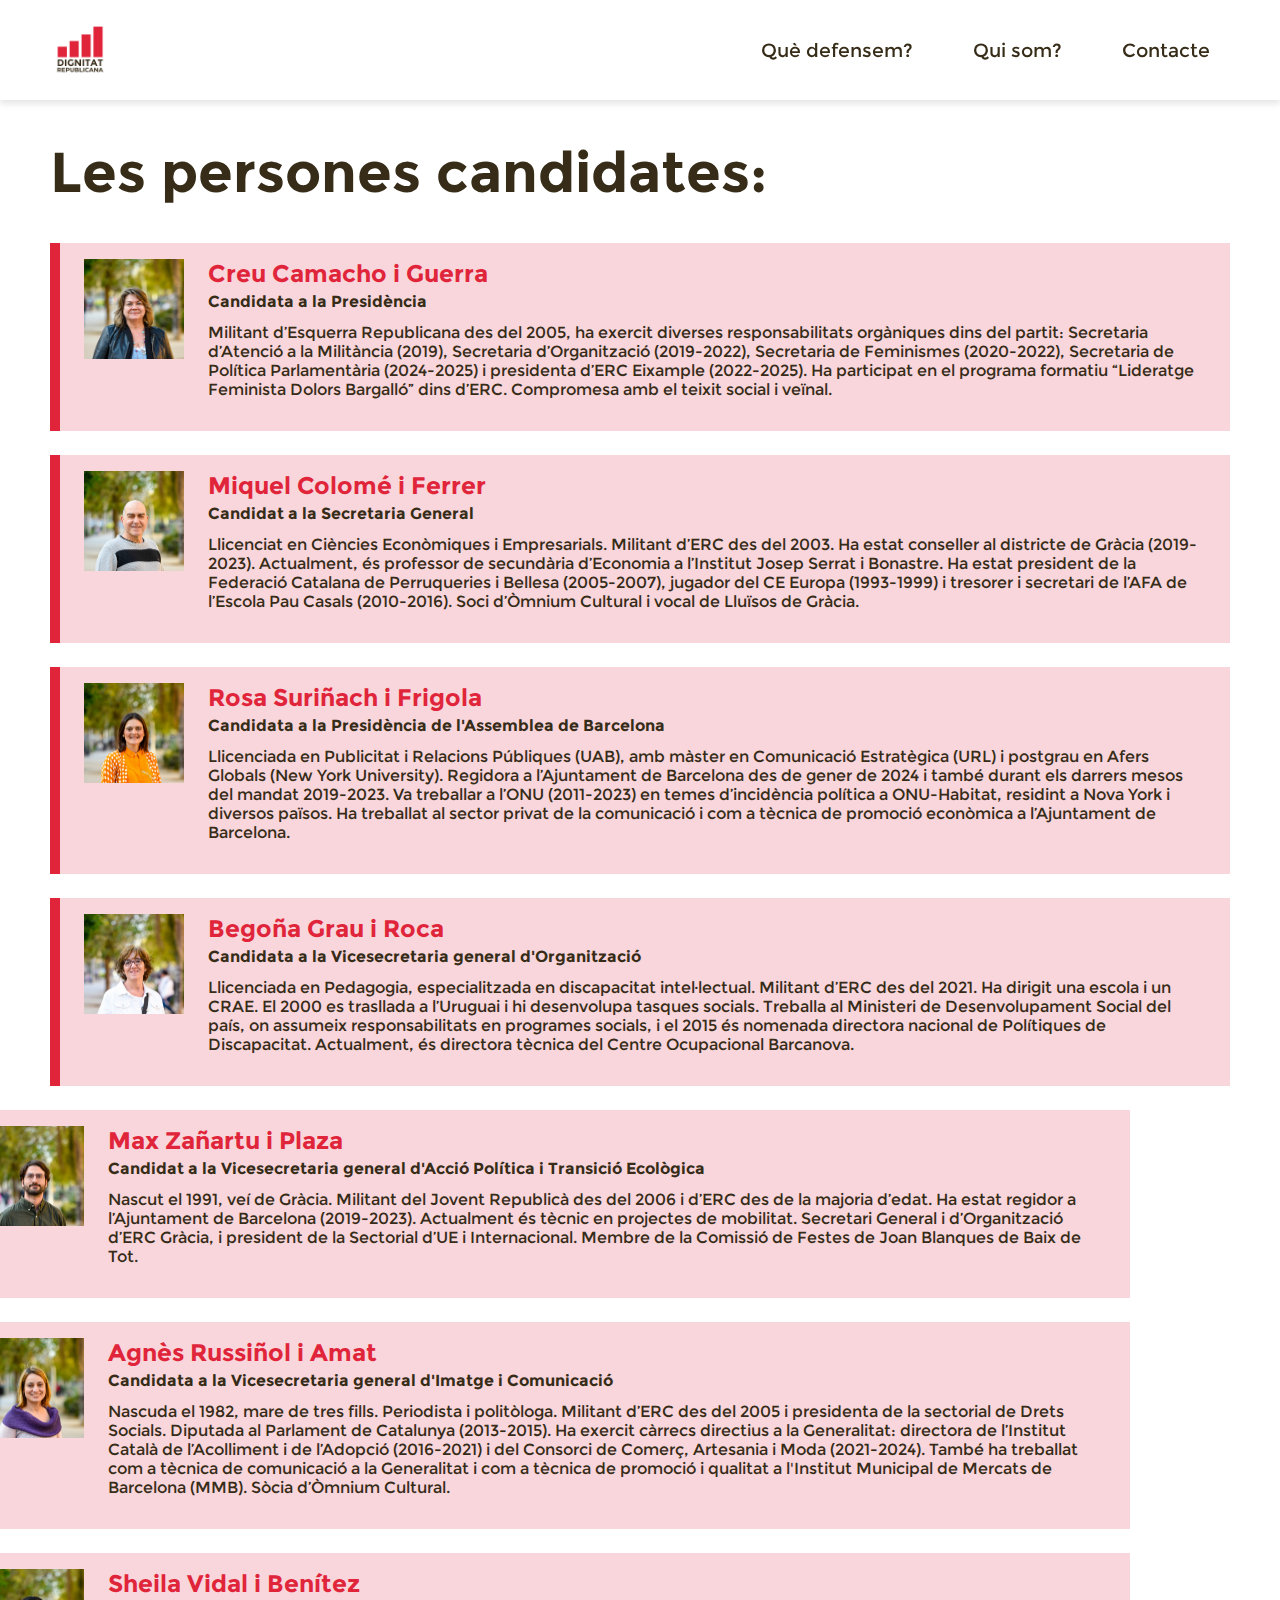
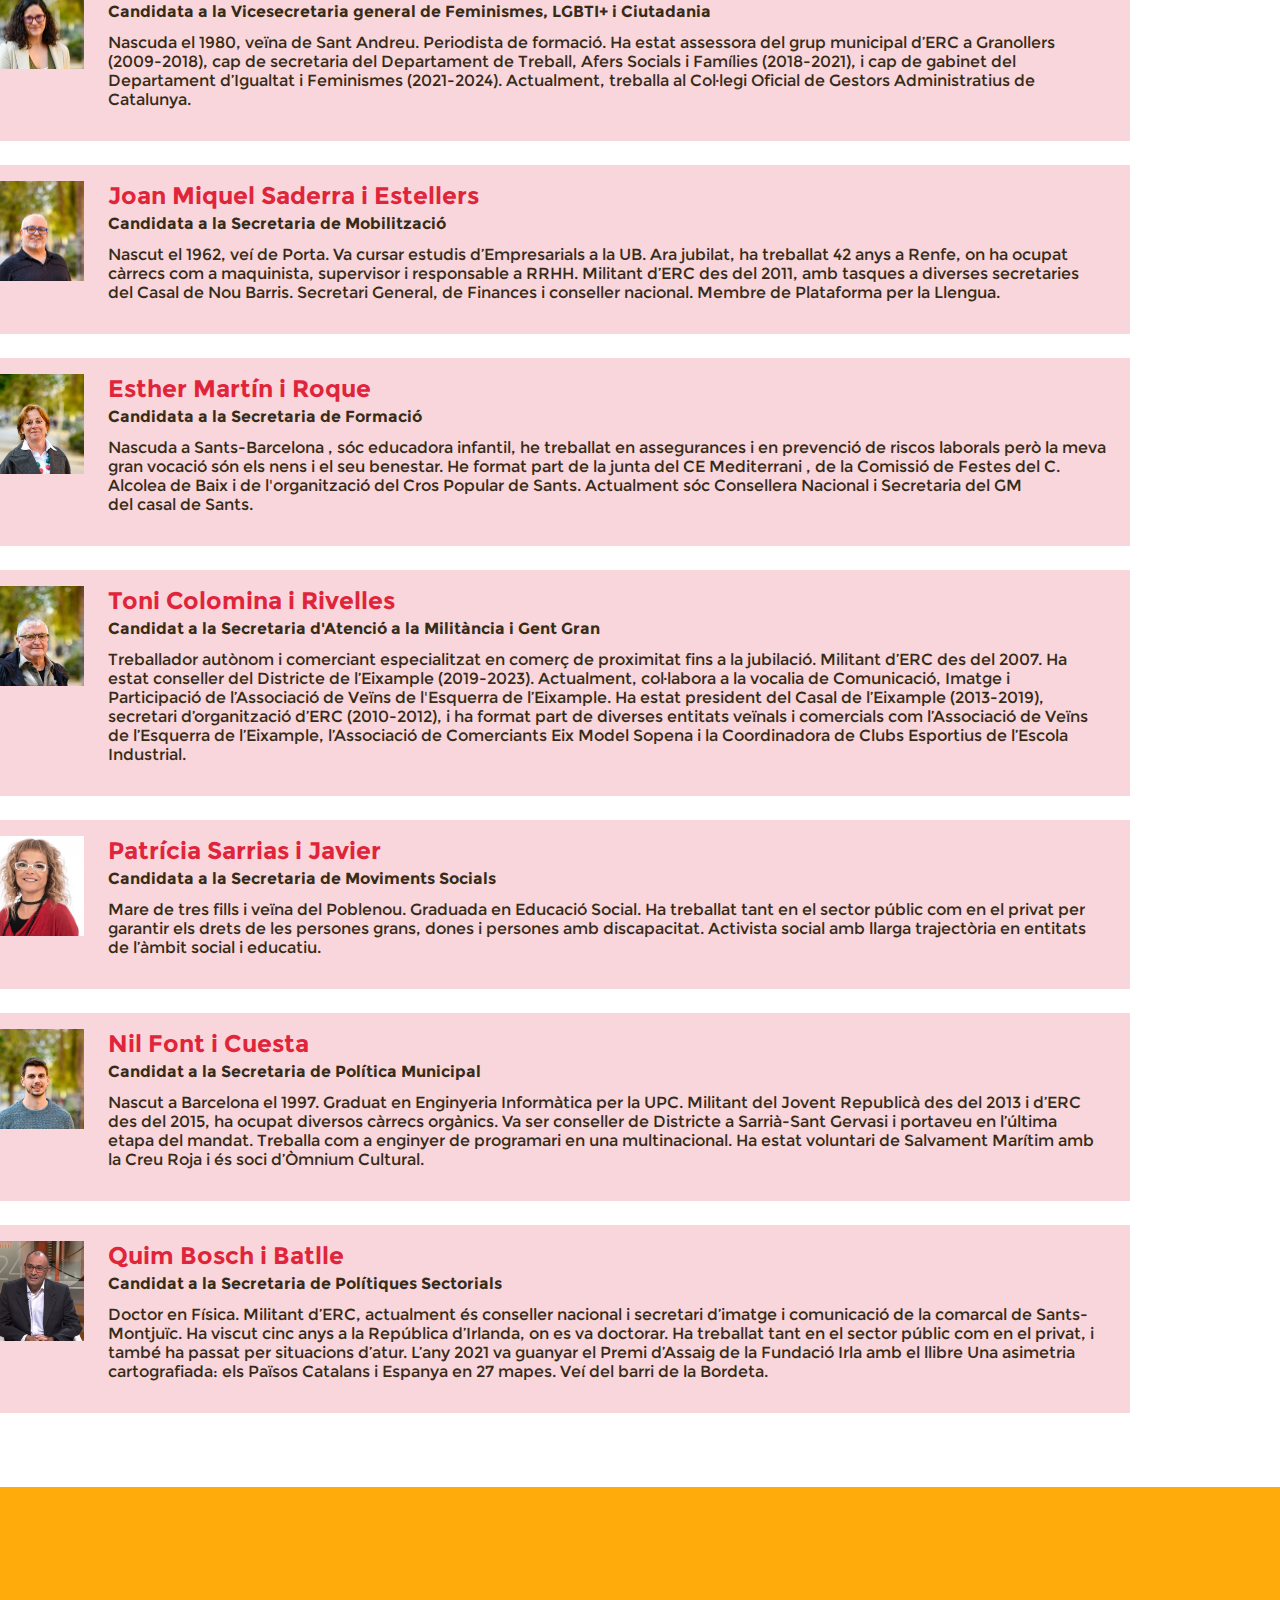
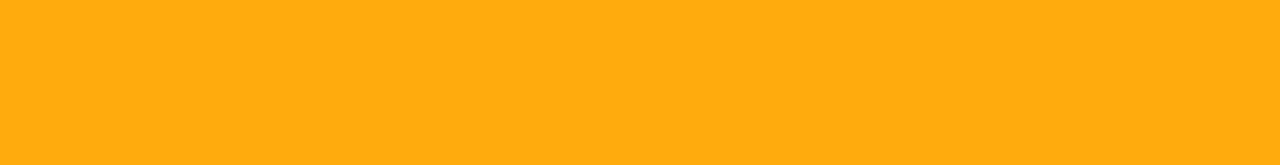
<file: candidats.html>
<!DOCTYPE html>
<html lang="ca">
<head>
    <meta charset="UTF-8">
    <meta name="viewport" content="width=device-width, initial-scale=1.0">
    <meta name="description" content="Web de la candidatura Dignitat Republicana al Congrés d'ERC Barcelona">

    <meta itemprop="name" content="Candidats - Dignitat Republicana" />
    <meta itemprop="description" content="Web de la candidatura Dignitat Republicana al Congrés d&#039;ERC Barcelona" />
    <meta itemprop="image" content="https://dignitatrepublicanabcn.cat/img/presentacio-min-resize.png" />

    <meta property="og:url" content="https://dignitatrepublicanabcn.cat" />
    <meta property="og:description" content="Web de la candidatura Dignitat Republicana al Congrés d'ERC Barcelona" />
    <meta property="og:image" content="https://dignitatrepublicanabcn.cat/img/presentacio-min-resize.png" />
    <meta property="og:type" content="website" />
    <meta property="og:title" content="Candidats - Dignitat Republicana" />

    <meta name="twitter:card" content="summary_large_image" />
    <meta name="twitter:title" content="Candidats - Dignitat Republicana" />
    <meta name="twitter:description" content="Web de la candidatura Dignitat Republicana al Congrés d'ERC Barcelona" />
    <meta name="twitter:image" content="https://www.dignitatrepublicanabcn.cat/img/presentacio-min-twitter.png" />

    <title>Candidats - Dignitat Republicana</title>
    <link rel="icon" href="img/DignitatRepublicana.ico" type="image/x-icon">
    <link rel="stylesheet" href="candidats.css">
    <link rel="stylesheet" href="styles.css">
</head>
<body>
    <header id="header">
        <img src="img/icons/DignitatRepublicanaTransparent.png" onclick="window.location.href='index.html'" alt="Icona de Dignitat Republicana" class="logo-img">
        <nav id="nav">
            <ul>
                <li><a href="index.html#defensem">Què defensem?</a></li>
                <li><a href="index.html#qui-som">Qui som?</a></li>
                <li><a href="index.html#contacte">Contacte</a></li>
            </ul>
        </nav>
        <div id="menu-toggle">☰</div>
    </header> 
    <Section id="candidats" class="candidats-section">
        <h1 class="section-title candidats-section-title">Les persones candidates:</h1>
        <div id="CreuCamachoGuerra" class="candidat">
            <img src="img/candidats/creu.jpeg" alt="Foto de Creu Camacho i Guerra">
            <div class="candidat-info">
              <h2>Creu Camacho i Guerra</h2>
              <div class="carrec">Candidata a la Presidència</div>
              <p class="cv">Militant d’Esquerra Republicana des del 2005, ha exercit diverses responsabilitats orgàniques dins del partit: Secretaria d’Atenció a la Militància (2019), Secretaria d’Organització (2019-2022), Secretaria de Feminismes (2020-2022), Secretaria de Política Parlamentària (2024-2025) i presidenta d’ERC Eixample (2022-2025). Ha participat en el programa formatiu “Lideratge Feminista Dolors Bargalló” dins d’ERC. Compromesa amb el teixit social i veïnal.</p>
            </div>
        </div>
        <div id="MiquelColomeFerrer" class="candidat">
            <img src="img/candidats/miquel.jpeg" alt="Foto de Miquel Colomé i Ferrer">
            <div class="candidat-info">
              <h2>Miquel Colomé i Ferrer</h2>
              <div class="carrec">Candidat a la Secretaria General</div>
              <p class="cv">Llicenciat en Ciències Econòmiques i Empresarials. Militant d’ERC des del 2003. Ha estat conseller al districte de Gràcia (2019-2023). Actualment, és professor de secundària d’Economia a l’Institut Josep Serrat i Bonastre. Ha estat president de la Federació Catalana de Perruqueries i Bellesa (2005-2007), jugador del CE Europa (1993-1999) i tresorer i secretari de l’AFA de l’Escola Pau Casals (2010-2016). Soci d’Òmnium Cultural i vocal de Lluïsos de Gràcia.</p>
            </div>
        </div>
        <div id="RosaSurinachFrigola" class="candidat">
            <img src="img/candidats/rosa.jpeg" alt="Foto de Rosa Suriñach i Frigola">
            <div class="candidat-info">
              <h2>Rosa Suriñach i Frigola</h2>
              <div class="carrec">Candidata a la Presidència de l'Assemblea de Barcelona</div>
              <p class="cv">Llicenciada en Publicitat i Relacions Públiques (UAB), amb màster en Comunicació Estratègica (URL) i postgrau en Afers Globals (New York University). Regidora a l’Ajuntament de Barcelona des de gener de 2024 i també durant els darrers mesos del mandat 2019-2023. Va treballar a l’ONU (2011-2023) en temes d’incidència política a ONU-Habitat, residint a Nova York i diversos països. Ha treballat al sector privat de la comunicació i com a tècnica de promoció econòmica a l’Ajuntament de Barcelona.</p>
            </div>
        </div>
        <div id="BegonaGrauRoca" class="candidat">
            <img src="img/candidats/begona.jpeg" alt="Foto de Begoña Grau i Roca">
            <div class="candidat-info">
              <h2>Begoña Grau i Roca</h2>
              <div class="carrec">Candidata a la Vicesecretaria general d'Organització</div>
              <p class="cv">Llicenciada en Pedagogia, especialitzada en discapacitat intel·lectual. Militant d’ERC des del 2021. Ha dirigit una escola i un CRAE. El 2000 es trasllada a l’Uruguai i hi desenvolupa tasques socials. Treballa al Ministeri de Desenvolupament Social del país, on assumeix responsabilitats en programes socials, i el 2015 és nomenada directora nacional de Polítiques de Discapacitat. Actualment, és directora tècnica del Centre Ocupacional Barcanova.</p>
            </div>
        </div>
        <div id="MaxZanartuPlaza" class="candidat">
            <img src="img/candidats/max.jpeg" alt="Foto de Max Zañartu i Plaza">
            <div class="candidat-info">
              <h2>Max Zañartu i Plaza</h2>
              <div class="carrec">Candidat a la Vicesecretaria general d'Acció Política i Transició Ecològica</div>
              <p class="cv">Nascut el 1991, veí de Gràcia. Militant del Jovent Republicà des del 2006 i d’ERC des de la majoria d’edat. Ha estat regidor a l’Ajuntament de Barcelona (2019-2023). Actualment és tècnic en projectes de mobilitat. Secretari General i d’Organització d’ERC Gràcia, i president de la Sectorial d’UE i Internacional. Membre de la Comissió de Festes de Joan Blanques de Baix de Tot.</p>
            </div>
        </div>
        <div id="AgnesRussinolAmat" class="candidat">
            <img src="img/candidats/agnes.jpeg" alt="Foto de Agnès Russiñol i Amat">
            <div class="candidat-info">
              <h2>Agnès Russiñol i Amat</h2>
              <div class="carrec">Candidata a la Vicesecretaria general d'Imatge i Comunicació</div>
              <p class="cv">Nascuda el 1982, mare de tres fills. Periodista i politòloga. Militant d’ERC des del 2005 i presidenta de la sectorial de Drets Socials. Diputada al Parlament de Catalunya (2013-2015). Ha exercit càrrecs directius a la Generalitat: directora de l’Institut Català de l’Acolliment i de l’Adopció (2016-2021) i del Consorci de Comerç, Artesania i Moda (2021-2024). També ha treballat com a tècnica de comunicació a la Generalitat i com a tècnica de promoció i qualitat a l'Institut Municipal de Mercats de Barcelona (MMB). Sòcia d’Òmnium Cultural.</p>
            </div>
        </div>
        <div id="SheilaVidalBenitez" class="candidat">
            <img src="img/candidats/sheila.jpeg" alt="Foto de Sheila Vidal i Benítez">
            <div class="candidat-info">
              <h2>Sheila Vidal i Benítez</h2>
              <div class="carrec">Candidata a la Vicesecretaria general de Feminismes, LGBTI+ i Ciutadania</div>
              <p class="cv">Nascuda el 1980, veïna de Sant Andreu. Periodista de formació. Ha estat assessora del grup municipal d’ERC a Granollers (2009-2018), cap de secretaria del Departament de Treball, Afers Socials i Famílies (2018-2021), i cap de gabinet del Departament d’Igualtat i Feminismes (2021-2024). Actualment, treballa al Col·legi Oficial de Gestors Administratius de Catalunya.</p>
            </div>
        </div>
        <div id="JoanMiquelSaderraEstellers" class="candidat">
            <img src="img/candidats/joanmiquel.jpeg" alt="Foto de Joan Miquel Saderra i Estellers">
            <div class="candidat-info">
              <h2>Joan Miquel Saderra i Estellers</h2>
              <div class="carrec">Candidata a la Secretaria de Mobilització</div>
              <p class="cv">Nascut el 1962, veí de Porta. Va cursar estudis d’Empresarials a la UB. Ara jubilat, ha treballat 42 anys a Renfe, on ha ocupat càrrecs com a maquinista, supervisor i responsable a RRHH. Militant d’ERC des del 2011, amb tasques a diverses secretaries del Casal de Nou Barris. Secretari General, de Finances i conseller nacional. Membre de Plataforma per la Llengua.</p>
            </div>
        </div>
        <div id="EstherVidalRoque" class="candidat">
            <img src="img/candidats/esther.jpeg" alt="Foto de Esther Vidal">
            <div class="candidat-info">
              <h2>Esther Martín i Roque</h2>
              <div class="carrec">Candidata a la Secretaria de Formació</div>
              <p class="cv">Nascuda a Sants-Barcelona , sóc educadora infantil, he treballat en assegurances i en prevenció de riscos laborals però la meva gran vocació són els nens i el seu benestar. He format part de la junta del CE Mediterrani ,  de la Comissió de Festes del C. Alcolea de Baix i de l'organització del Cros Popular de Sants. Actualment sóc Consellera Nacional i Secretaria del GM del casal de Sants.</p>
            </div>
        </div>
        <div id="ToniColominaRivelles" class="candidat">
            <img src="img/candidats/toni.jpeg" alt="Foto de Toni Colomina i Rivelles">
            <div class="candidat-info">
              <h2>Toni Colomina i Rivelles</h2>
              <div class="carrec">Candidat a la Secretaria d'Atenció a la Militància i Gent Gran</div>
              <p class="cv">Treballador autònom i comerciant especialitzat en comerç de proximitat fins a la jubilació. Militant d’ERC des del 2007. Ha estat conseller del Districte de l’Eixample (2019-2023). Actualment, col·labora a la vocalia de Comunicació, Imatge i Participació de l’Associació de Veïns de l'Esquerra de l’Eixample. Ha estat president del Casal de l’Eixample (2013-2019), secretari d’organització d’ERC (2010-2012), i ha format part de diverses entitats veïnals i comercials com l’Associació de Veïns de l’Esquerra de l’Eixample, l’Associació de Comerciants Eix Model Sopena i la Coordinadora de Clubs Esportius de l’Escola Industrial.</p>
            </div>
        </div>
        <div id="PatriciaSarriasJavier" class="candidat">
            <img src="img/candidats/patricia.jpg" alt="Foto de Patrícia Sarrias">
            <div class="candidat-info">
              <h2>Patrícia Sarrias i Javier</h2>
              <div class="carrec">Candidata a la Secretaria de Moviments Socials</div>
              <p class="cv">Mare de tres fills i veïna del Poblenou. Graduada en Educació Social. Ha treballat tant en el sector públic com en el privat per garantir els drets de les persones grans, dones i persones amb discapacitat. Activista social amb llarga trajectòria en entitats de l’àmbit social i educatiu.</p>
            </div>
        </div>
        <div id="NilFontCuesta" class="candidat">
            <img src="img/candidats/nil.jpeg" alt="Foto de Nil Font i Cuesta">
            <div class="candidat-info">
              <h2>Nil Font i Cuesta</h2>
              <div class="carrec">Candidat a la Secretaria de Política Municipal</div>
              <p class="cv">Nascut a Barcelona el 1997. Graduat en Enginyeria Informàtica per la UPC. Militant del Jovent Republicà des del 2013 i d’ERC des del 2015, ha ocupat diversos càrrecs orgànics. Va ser conseller de Districte a Sarrià-Sant Gervasi i portaveu en l’última etapa del mandat. Treballa com a enginyer de programari en una multinacional. Ha estat voluntari de Salvament Marítim amb la Creu Roja i és soci d’Òmnium Cultural.</p>
            </div>
        </div>
        <div id="QuimBoschBatlle" class="candidat">
            <img src="img/candidats/quim.jpg" alt="Foto de Quim Bosch i Batlle">
            <div class="candidat-info">
              <h2>Quim Bosch i Batlle</h2>
              <div class="carrec">Candidat a la Secretaria de Polítiques Sectorials</div>
              <p class="cv">Doctor en Física. Militant d’ERC, actualment és conseller nacional i secretari d’imatge i comunicació de la comarcal de Sants-Montjuïc. Ha viscut cinc anys a la República d’Irlanda, on es va doctorar. Ha treballat tant en el sector públic com en el privat, i també ha passat per situacions d’atur. L’any 2021 va guanyar el Premi d’Assaig de la Fundació Irla amb el llibre Una asimetria cartografiada: els Països Catalans i Espanya en 27 mapes. Veí del barri de la Bordeta.</p>
            </div>
        </div>
    </Section>
    <section id="contacte">
        <div class="center-container">
            <div class="center-title">Escriu-nos</div>
            <button class="contact-button" onclick="window.location.href='mailto:info@dignitatrepublicanabcn.cat'">info@dignitatrepublicanabcn.cat</button>
        </div>
    </section>
    <script src="script.js"></script>
</body>
</html>
</file>
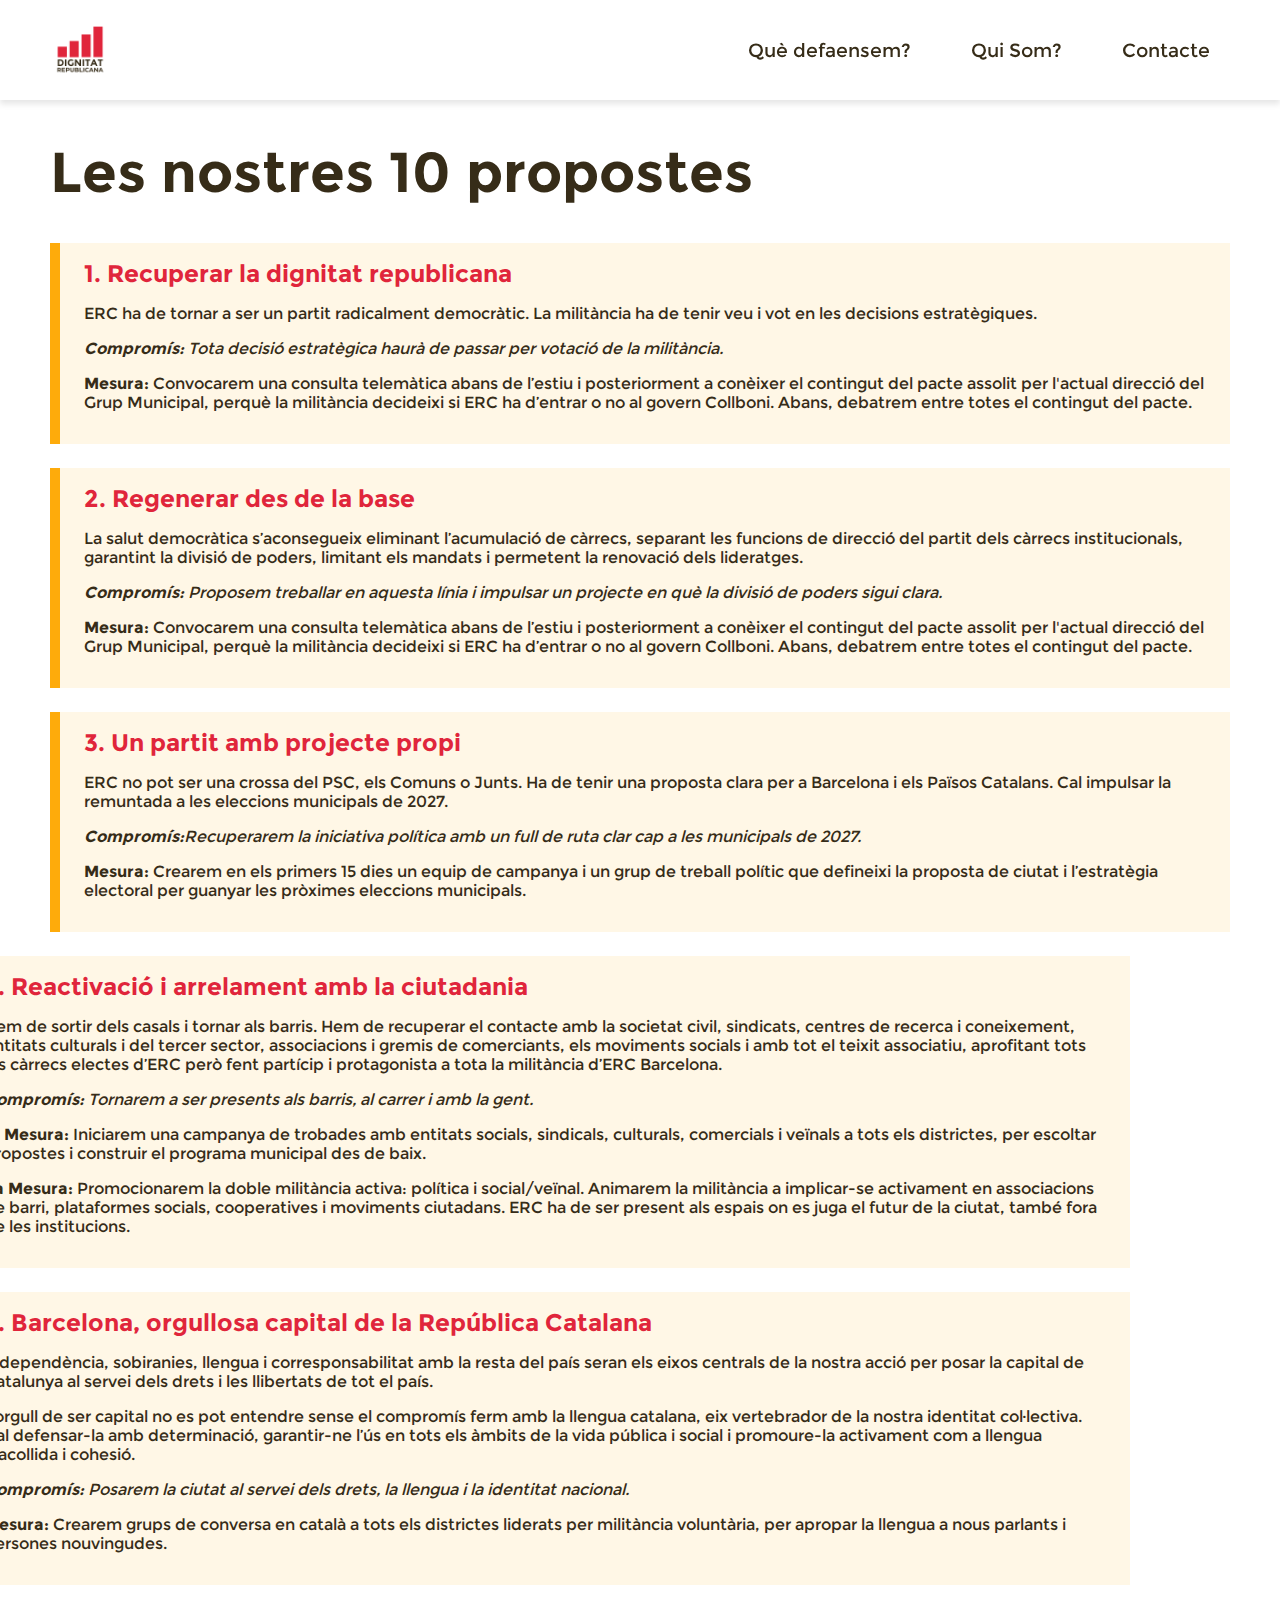
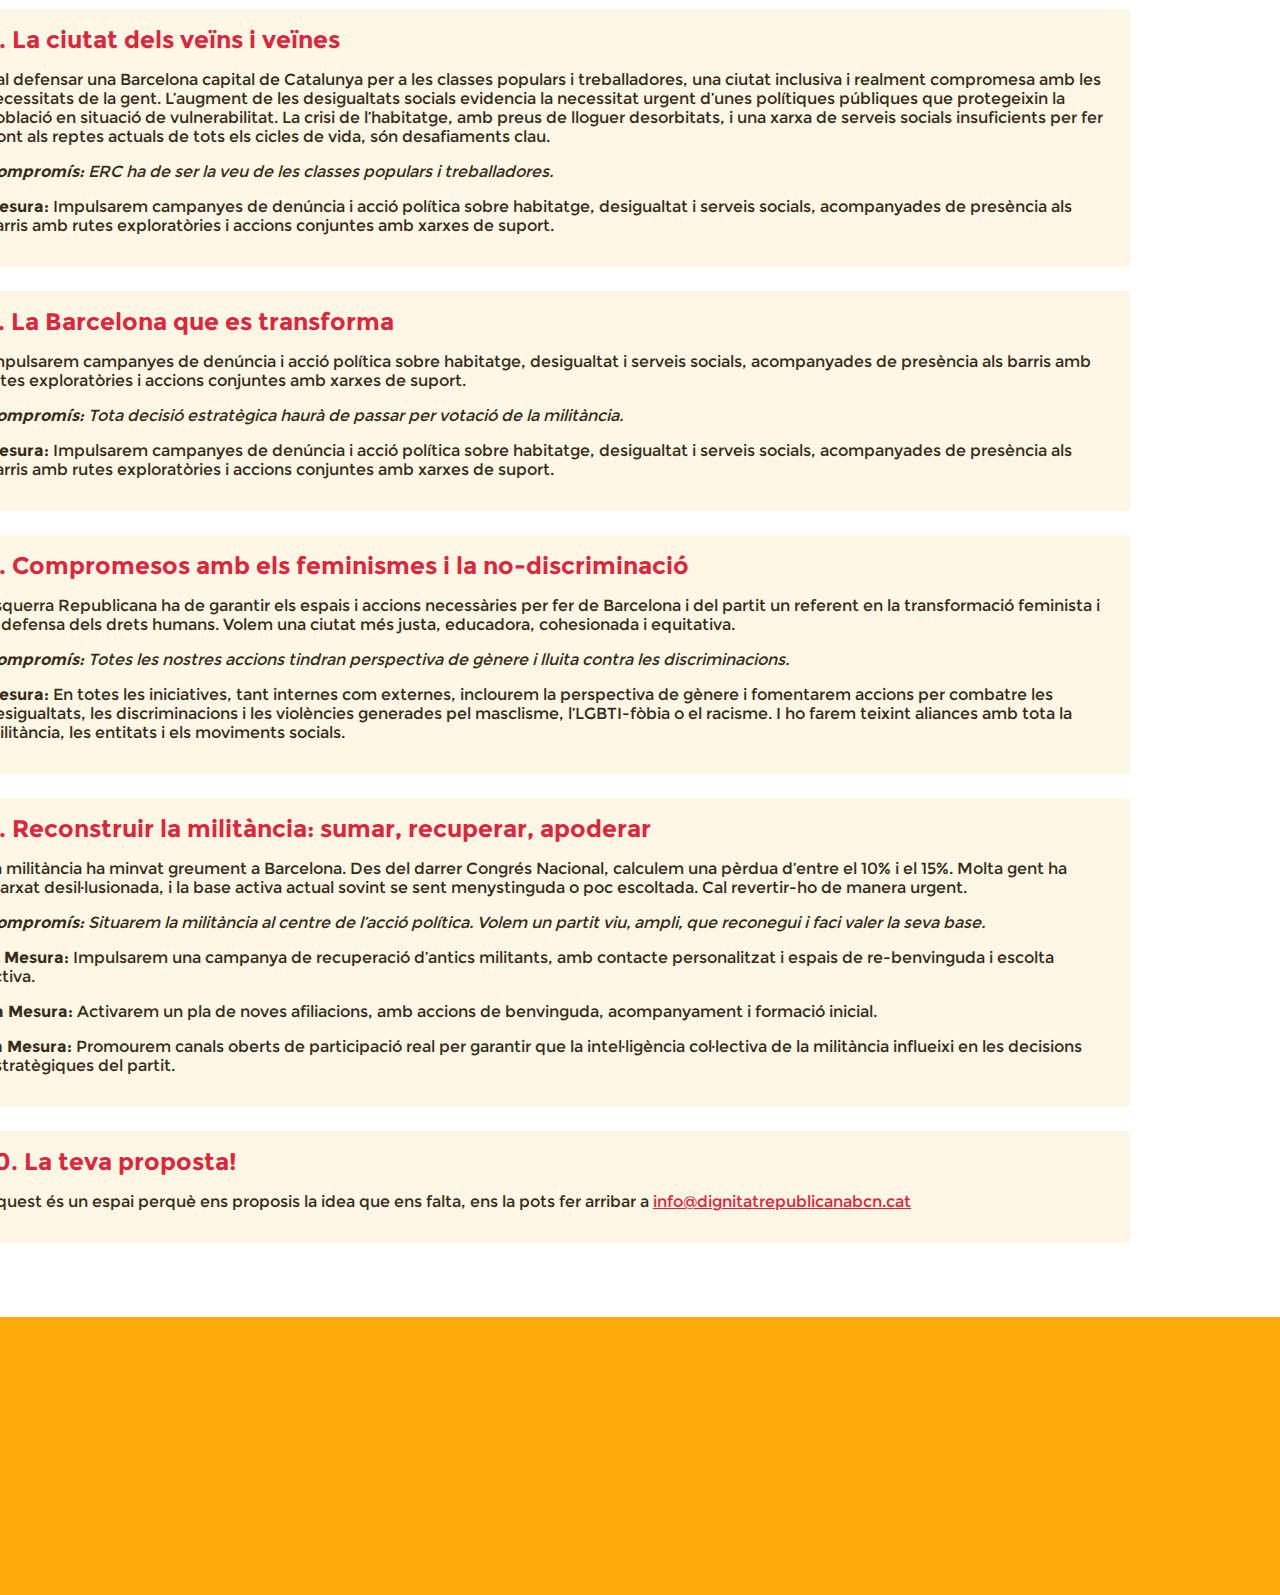
<file: propostes.html>
<!DOCTYPE html>
<html lang="ca">
<head>
    <meta charset="UTF-8">
    <meta name="viewport" content="width=device-width, initial-scale=1.0">
    <meta name="description" content="Web de la candidatura Dignitat Republicana al Congrès d'ERC Barcelona">

    <meta property="og:url" content="https://dignitatrepublicanabcn.cat" />
    <meta property="og:description" content="Web de la candidatura Dignitat Republicana al Congrès d'ERC Barcelona" />
    <meta property="og:image" content="https://dignitatrepublicanabcn.cat/img/presentacio.png" />
    <meta property="og:image:width" content="2996" />
    <meta property="og:image:height" content="2000" />
    <meta property="og:type" content="website" />
    <meta property="og:title" content="Nil Font i Cuesta" />

    <title>Dignitat Republicana</title>
    <link rel="icon" href="img/DignitatRepublicana.ico" type="image/x-icon">
    <link rel="stylesheet" href="styles.css">
    <link rel="stylesheet" href="propostes.css">
</head>
<body>
    <header id="header">
        <img src="img/icons/DignitatRepublicanaTransparent.png" alt="Icona de Dignitat Republicana" class="logo-img">
        <nav id="nav">
            <ul>
                <li><a href="index.html#defensem">Què defaensem?</a></li>
                <li><a href="index.html#qui-som">Qui Som?</a></li>
                <li><a href="index.html#contacte">Contacte</a></li>
            </ul>
        </nav>
        <div id="menu-toggle">☰</div>
    </header> 
    <Section id="propostes" class="propostes-section">
        <h1 class="section-title propostes-section-title">Les nostres 10 propostes</h1>
        <div id="1" class="proposta">
            <h2><span class="proposta-num">1.</span class="proposta-title"> Recuperar la dignitat republicana</h2>
            <p>ERC ha de tornar a ser un partit radicalment democràtic. La militància ha de tenir veu i vot en les decisions estratègiques.</p>
            <p class="compromis"><b>Compromís:</b> Tota decisió estratègica haurà de passar per votació de la militància.</p>
            <p class="mesura"><b>Mesura:</b> Convocarem una consulta telemàtica abans de l’estiu i posteriorment a conèixer el contingut del pacte assolit per l'actual direcció del Grup Municipal, perquè la militància decideixi si ERC ha d’entrar o no al govern Collboni. Abans, debatrem entre totes el contingut del pacte.</p>
        </div>
        <div id="2" class="proposta">
            <h2><span class="proposta-num">2.</span class="proposta-title"> Regenerar des de la base</h2>
            <p>La salut democràtica s’aconsegueix eliminant l’acumulació de càrrecs, separant les funcions de direcció del partit dels càrrecs institucionals, garantint la divisió de poders, limitant els mandats i permetent la renovació dels lideratges.</p>
            <p class="compromis"><b>Compromís:</b> Proposem treballar en aquesta línia i impulsar un projecte en què la divisió de poders sigui clara.</p>
            <p class="mesura"><b>Mesura:</b> Convocarem una consulta telemàtica abans de l’estiu i posteriorment a conèixer el contingut del pacte assolit per l'actual direcció del Grup Municipal, perquè la militància decideixi si ERC ha d’entrar o no al govern Collboni. Abans, debatrem entre totes el contingut del pacte.</p>
        </div>
        <div id="3" class="proposta">
            <h2><span class="proposta-num">3.</span class="proposta-title"> Un partit amb projecte propi</h2>
            <p>ERC no pot ser una crossa del PSC, els Comuns o Junts. Ha de tenir una proposta clara per a Barcelona i els Països Catalans. Cal impulsar la remuntada a les eleccions municipals de 2027. </p>
            <p class="compromis"><b>Compromís:</b>Recuperarem la iniciativa política amb un full de ruta clar cap a les municipals de 2027.</p>
            <p class="mesura"><b>Mesura:</b> Crearem en els primers 15 dies un equip de campanya i un grup de treball polític que defineixi la proposta de ciutat i l’estratègia electoral per guanyar les pròximes eleccions municipals.</p>
        </div>
        <div id="4" class="proposta">
            <h2><span class="proposta-num">4.</span class="proposta-title"> Reactivació i arrelament amb la ciutadania </h2>
            <p>Hem de sortir dels casals i tornar als barris. Hem de recuperar el contacte amb la societat civil, sindicats, centres de recerca i coneixement, entitats culturals i del tercer sector, associacions i gremis de comerciants, els moviments socials i amb tot el teixit associatiu, aprofitant tots els càrrecs electes d’ERC però fent partícip i protagonista a tota la militància d’ERC Barcelona.</p>
            <p class="compromis"><b>Compromís:</b> Tornarem a ser presents als barris, al carrer i amb la gent.</p>
            <p class="mesura"><b>1a Mesura:</b> Iniciarem una campanya de trobades amb entitats socials, sindicals, culturals, comercials i veïnals a tots els districtes, per escoltar propostes i construir el programa municipal des de baix.</p>
            <p class="mesura"><b>2a Mesura:</b> Promocionarem la doble militància activa: política i social/veïnal. Animarem la militància a implicar-se activament en associacions de barri, plataformes socials, cooperatives i moviments ciutadans. ERC ha de ser present als espais on es juga el futur de la ciutat, també fora de les institucions.</p>
        </div>
        <div id="5" class="proposta">
            <h2><span class="proposta-num">5.</span class="proposta-title"> Barcelona, orgullosa capital de la República Catalana </h2>
            <p>Independència, sobiranies, llengua i corresponsabilitat amb la resta del país seran els eixos centrals de la nostra acció per posar la capital de Catalunya al servei dels drets i les llibertats de tot el país.</p>
            <p>L’orgull de ser capital no es pot entendre sense el compromís ferm amb la llengua catalana, eix vertebrador de la nostra identitat col·lectiva. Cal defensar-la amb determinació, garantir-ne l’ús en tots els àmbits de la vida pública i social i promoure-la activament com a llengua d’acollida i cohesió.</p>
            <p class="compromis"><b>Compromís:</b> Posarem la ciutat al servei dels drets, la llengua i la identitat nacional.</p>
            <p class="mesura"><b>Mesura:</b> Crearem grups de conversa en català a tots els districtes liderats per militància voluntària, per apropar la llengua a nous parlants i persones nouvingudes.</p>
        </div>
        <div id="6" class="proposta">
            <h2><span class="proposta-num">6.</span class="proposta-title"> La ciutat dels veïns i veïnes</h2>
            <p>Cal defensar una Barcelona capital de Catalunya per a les classes populars i treballadores, una ciutat inclusiva i realment compromesa amb les necessitats de la gent.  L’augment de les desigualtats socials evidencia la necessitat urgent d’unes polítiques públiques que protegeixin la població en situació de vulnerabilitat. La crisi de l’habitatge, amb preus de lloguer desorbitats, i una xarxa de serveis socials insuficients per fer front als reptes actuals de tots els cicles de vida, són desafiaments clau.</p>
            <p class="compromis"><b>Compromís:</b> ERC ha de ser la veu de les classes populars i treballadores.</p>
            <p class="mesura"><b>Mesura:</b> Impulsarem campanyes de denúncia i acció política sobre habitatge, desigualtat i serveis socials, acompanyades de presència als barris amb rutes exploratòries i accions conjuntes amb xarxes de suport.</p>
        </div>
        <div id="7" class="proposta">
            <h2><span class="proposta-num">7.</span class="proposta-title"> La Barcelona que es transforma</h2>
            <p>Impulsarem campanyes de denúncia i acció política sobre habitatge, desigualtat i serveis socials, acompanyades de presència als barris amb rutes exploratòries i accions conjuntes amb xarxes de suport.</p>
            <p class="compromis"><b>Compromís:</b> Tota decisió estratègica haurà de passar per votació de la militància.</p>
            <p class="mesura"><b>Mesura:</b> Impulsarem campanyes de denúncia i acció política sobre habitatge, desigualtat i serveis socials, acompanyades de presència als barris amb rutes exploratòries i accions conjuntes amb xarxes de suport.</p>
        </div>
        <div id="8" class="proposta">
            <h2><span class="proposta-num">8.</span class="proposta-title"> Compromesos amb els feminismes i la no-discriminació</h2>
            <p>Esquerra Republicana ha de garantir els espais i accions necessàries per fer de Barcelona i del partit un referent en la transformació feminista i la defensa dels drets humans. Volem una ciutat més justa, educadora, cohesionada i equitativa.</p>
            <p class="compromis"><b>Compromís:</b> Totes les nostres accions tindran perspectiva de gènere i lluita contra les discriminacions.</p>
            <p class="mesura"><b>Mesura:</b> En totes les iniciatives, tant internes com externes, inclourem la perspectiva de gènere i fomentarem accions per combatre les desigualtats, les discriminacions i les violències generades pel masclisme, l’LGBTI-fòbia o el racisme. I ho farem teixint aliances amb tota la militància, les entitats i els moviments socials.</p>
        </div>
        <div id="9" class="proposta">
            <h2><span class="proposta-num">9.</span class="proposta-title"> Reconstruir la militància: sumar, recuperar, apoderar</h2>
            <p>La militància ha minvat greument a Barcelona. Des del darrer Congrés Nacional, calculem una pèrdua d’entre el 10% i el 15%. Molta gent ha marxat desil·lusionada, i la base activa actual sovint se sent menystinguda o poc escoltada. Cal revertir-ho de manera urgent.</p>
            <p class="compromis"><b>Compromís:</b> Situarem la militància al centre de l’acció política. Volem un partit viu, ampli, que reconegui i faci valer la seva base.</p>
            <p class="mesura"><b>1a Mesura:</b> Impulsarem una campanya de recuperació d’antics militants, amb contacte personalitzat i espais de re-benvinguda i escolta activa.</p>
            <p class="mesura"><b>2a Mesura:</b> Activarem un pla de noves afiliacions, amb accions de benvinguda, acompanyament i formació inicial.</p>
            <p class="mesura"><b>3a Mesura:</b> Promourem canals oberts de participació real per garantir que la intel·ligència col·lectiva de la militància influeixi en les decisions estratègiques del partit.</p>

        </div>
        <div id="10" class="proposta">
            <h2><span class="proposta-num">10.</span class="proposta-title"> La teva proposta!</h2>
            <p>Aquest és un espai perquè ens proposis la idea que ens falta, ens la pots fer arribar a <a class="link" href="mailto:info@dignitatrepublicanabcn.cat">info@dignitatrepublicanabcn.cat</a></p>
        </div>
    </Section>
    <section id="contacte">
        <div class="center-container">
            <div class="center-title">Escriu-nos</div>
            <button class="contact-button" onclick="window.location.href='mailto:info@dignitatrepublicanabcn.cat'">info@dignitatrepublicanabcn.cat</button>
        </div>
    </section>
    <script src="script.js"></script>
</body>
</html>
</file>
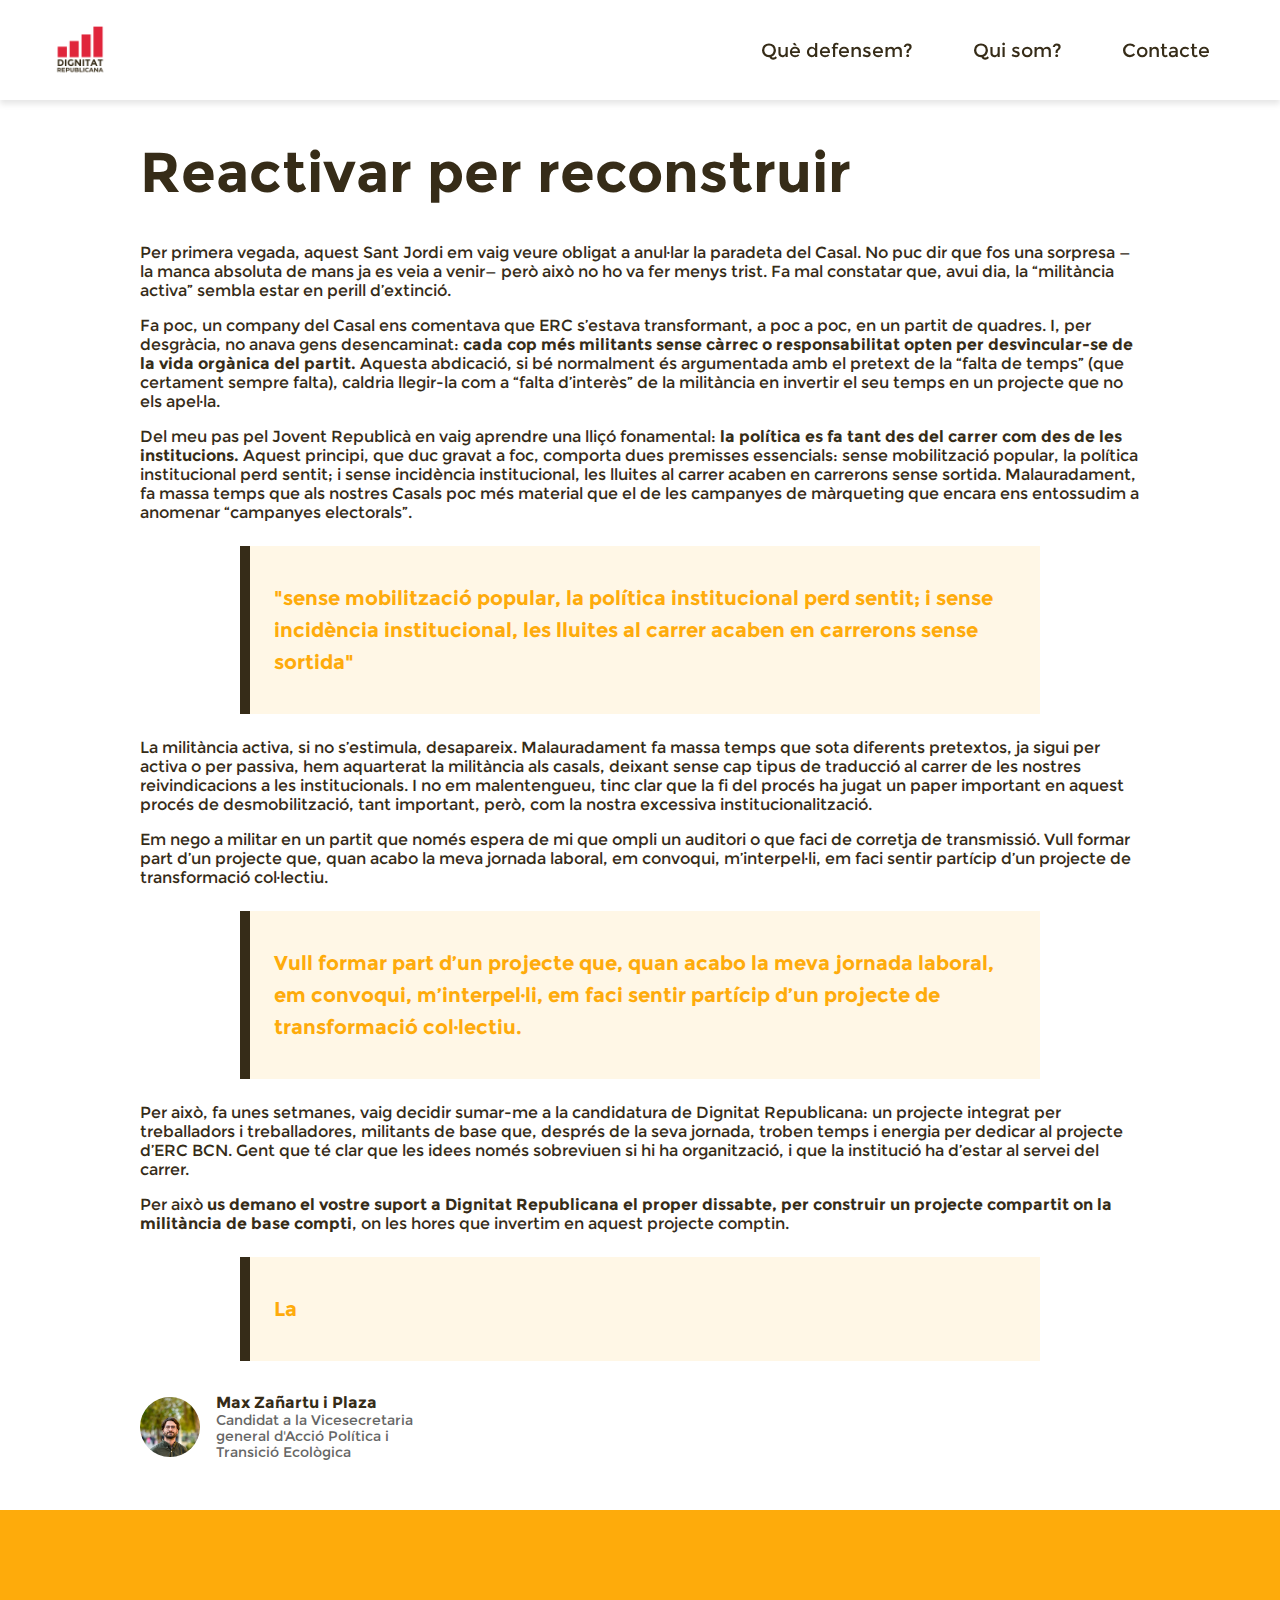
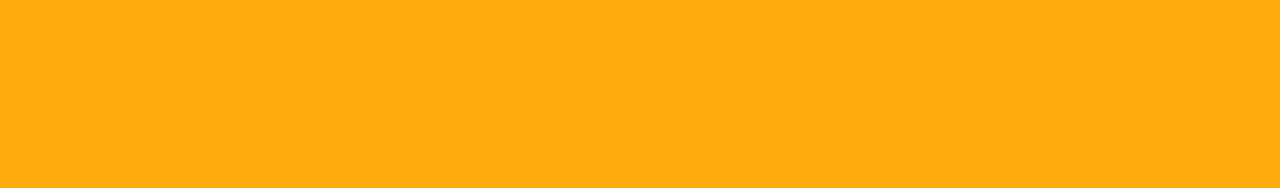
<file: noticies/reactivar-per-reconstruir.html>
<!DOCTYPE html>
<html lang="ca">
<head>
    <meta charset="UTF-8">
    <meta name="viewport" content="width=device-width, initial-scale=1.0">
    <meta name="description" content="Carta de Max Zañartu a la militància de Barcelona.">

    <meta itemprop="name" content="Reactivar per reconstruir" />
    <meta itemprop="description" content="Carta de Max Zañartu a la militància de Barcelona." />
    <meta itemprop="image" content="https://dignitatrepublicanabcn.cat/img/recuperem-la-veu.jpg" />

    <meta property="og:url" content="https://dignitatrepublicanabcn.cat" />
    <meta property="og:description" content="Carta de Max Zañartu a la militància de Barcelona." />
    <meta property="og:image" content="https://dignitatrepublicanabcn.cat/img/recuperem-la-veu.jpg" />
    <meta property="og:type" content="website" />
    <meta property="og:image:width" content="953">
    <meta property="og:image:height" content="539">
    <meta property="og:image:type" content="image/png">
    <meta property="og:locale" content="ca_ES">
    <meta property="og:title" content="Reactivar per reconstruir" />
    <meta name="twitter:card" content="summary_large_image" />

    <title>Reactivar per reconstruir</title>
    <link rel="icon" href="../img/DignitatRepublicana.ico" type="image/x-icon">
    <link rel="stylesheet" href="noticies.css">
    <link rel="stylesheet" href="../styles.css">
</head>
<body>
    <header id="header">
        <img src="../img/icons/DignitatRepublicanaTransparent.png" onclick="window.location.href='../index.html'" alt="Icona de Dignitat Republicana" class="logo-img">
        <nav id="nav">
            <ul>
                <li><a href="../index.html">Què defensem?</a></li>
                <li><a href="../index.html#qui-som">Qui som?</a></li>
                <li><a href="#contacte">Contacte</a></li>
            </ul>
        </nav>
        <div id="menu-toggle">☰</div>
    </header> 
    <Section id="noticia" class="noticia-section">
        <h1 class="section-title noticia-section-title">Reactivar per reconstruir</h1>
        <p>Per primera vegada, aquest Sant Jordi em vaig veure obligat a anul·lar la paradeta del Casal. No puc dir que fos una sorpresa —la manca absoluta de mans ja es veia a venir— però això no ho va fer menys trist. Fa mal constatar que, avui dia, la “militància activa” sembla estar en perill d’extinció.</p>
        <p>Fa poc, un company del Casal ens comentava que ERC s’estava transformant, a poc a poc, en un partit de quadres. I, per desgràcia, no anava gens desencaminat: <b>cada cop més militants sense càrrec o responsabilitat opten per desvincular-se de la vida orgànica del partit.</b> Aquesta abdicació, si bé normalment és argumentada amb el pretext de la “falta de temps” (que certament sempre falta), caldria llegir-la com a “falta d’interès” de la militància en invertir el seu temps en un projecte que no els apel·la.</p>
        <p>Del meu pas pel Jovent Republicà en vaig aprendre una lliçó fonamental: <b>la política es fa tant des del carrer com des de les institucions.</b> Aquest principi, que duc gravat a foc, comporta dues premisses essencials: sense mobilització popular, la política institucional perd sentit; i sense incidència institucional, les lluites al carrer acaben en carrerons sense sortida. Malauradament, fa massa temps que als nostres Casals poc més material que el de les campanyes de màrqueting que encara ens entossudim a anomenar “campanyes electorals”.</p>
        <div class="noticia-outstanding">
            <p class="outstanding-text">"sense mobilització popular, la política institucional perd sentit; i sense incidència institucional, les lluites al carrer acaben en carrerons sense sortida"</p>
        </div>
        <p>La militància activa, si no s’estimula, desapareix. Malauradament fa massa temps que sota diferents pretextos, ja sigui per activa o per passiva, hem aquarterat la militància als casals, deixant sense cap tipus de traducció al carrer de les nostres reivindicacions a les institucionals. I no em malentengueu, tinc clar que la fi del procés ha jugat un paper important en aquest procés de desmobilització, tant important, però, com la nostra excessiva institucionalització.</p>
        <p>Em nego a militar en un partit que només espera de mi que ompli un auditori o que faci de corretja de transmissió. Vull formar part d’un projecte que, quan acabo la meva jornada laboral, em convoqui, m’interpel·li, em faci sentir partícip d’un projecte de transformació col·lectiu.</p>
        <div class="noticia-outstanding">
            <p class="outstanding-text">Vull formar part d’un projecte que, quan acabo la meva jornada laboral, em convoqui, m’interpel·li, em faci sentir partícip d’un projecte de transformació col·lectiu.</p>
        </div>
        <p>Per això, fa unes setmanes, vaig decidir sumar-me a la candidatura de Dignitat Republicana: un projecte integrat per treballadors i treballadores, militants de base que, després de la seva jornada, troben temps i energia per dedicar al projecte d’ERC BCN. Gent que té clar que les idees només sobreviuen si hi ha organització, i que la institució ha d’estar al servei del carrer.</p>
        <p>Per això <b>us demano el vostre suport a Dignitat Republicana el proper dissabte, per construir un projecte compartit on la militància de base compti</b>, on les hores que invertim en aquest projecte comptin.</p>
        <div class="noticia-outstanding">
            <p class="outstanding-text">La</p>
        </div>
        <div class="authors">
            <div class="author">
                <img class="author-img" src="../img/candidats/max.jpeg" onclick="window.location.href='../candidats.html#MaxZañartuPlaza'">
                <div class="author-info">
                  <h2 class="name">Max Zañartu i Plaza</h2>
                  <div class="subtitle">Candidat a la Vicesecretaria general d'Acció Política i Transició Ecològica</div>
                </div>
            </div>
        </div>
    </section>
    <section id="contacte">
        <div class="center-container">
            <div class="center-title">Escriu-nos</div>
            <button class="contact-button" onclick="window.location.href='mailto:info@dignitatrepublicanabcn.cat'">info@dignitatrepublicanabcn.cat</button>
        </div>
    </section>
    <script src="../script.js"></script>
</body>
</html>
</file>
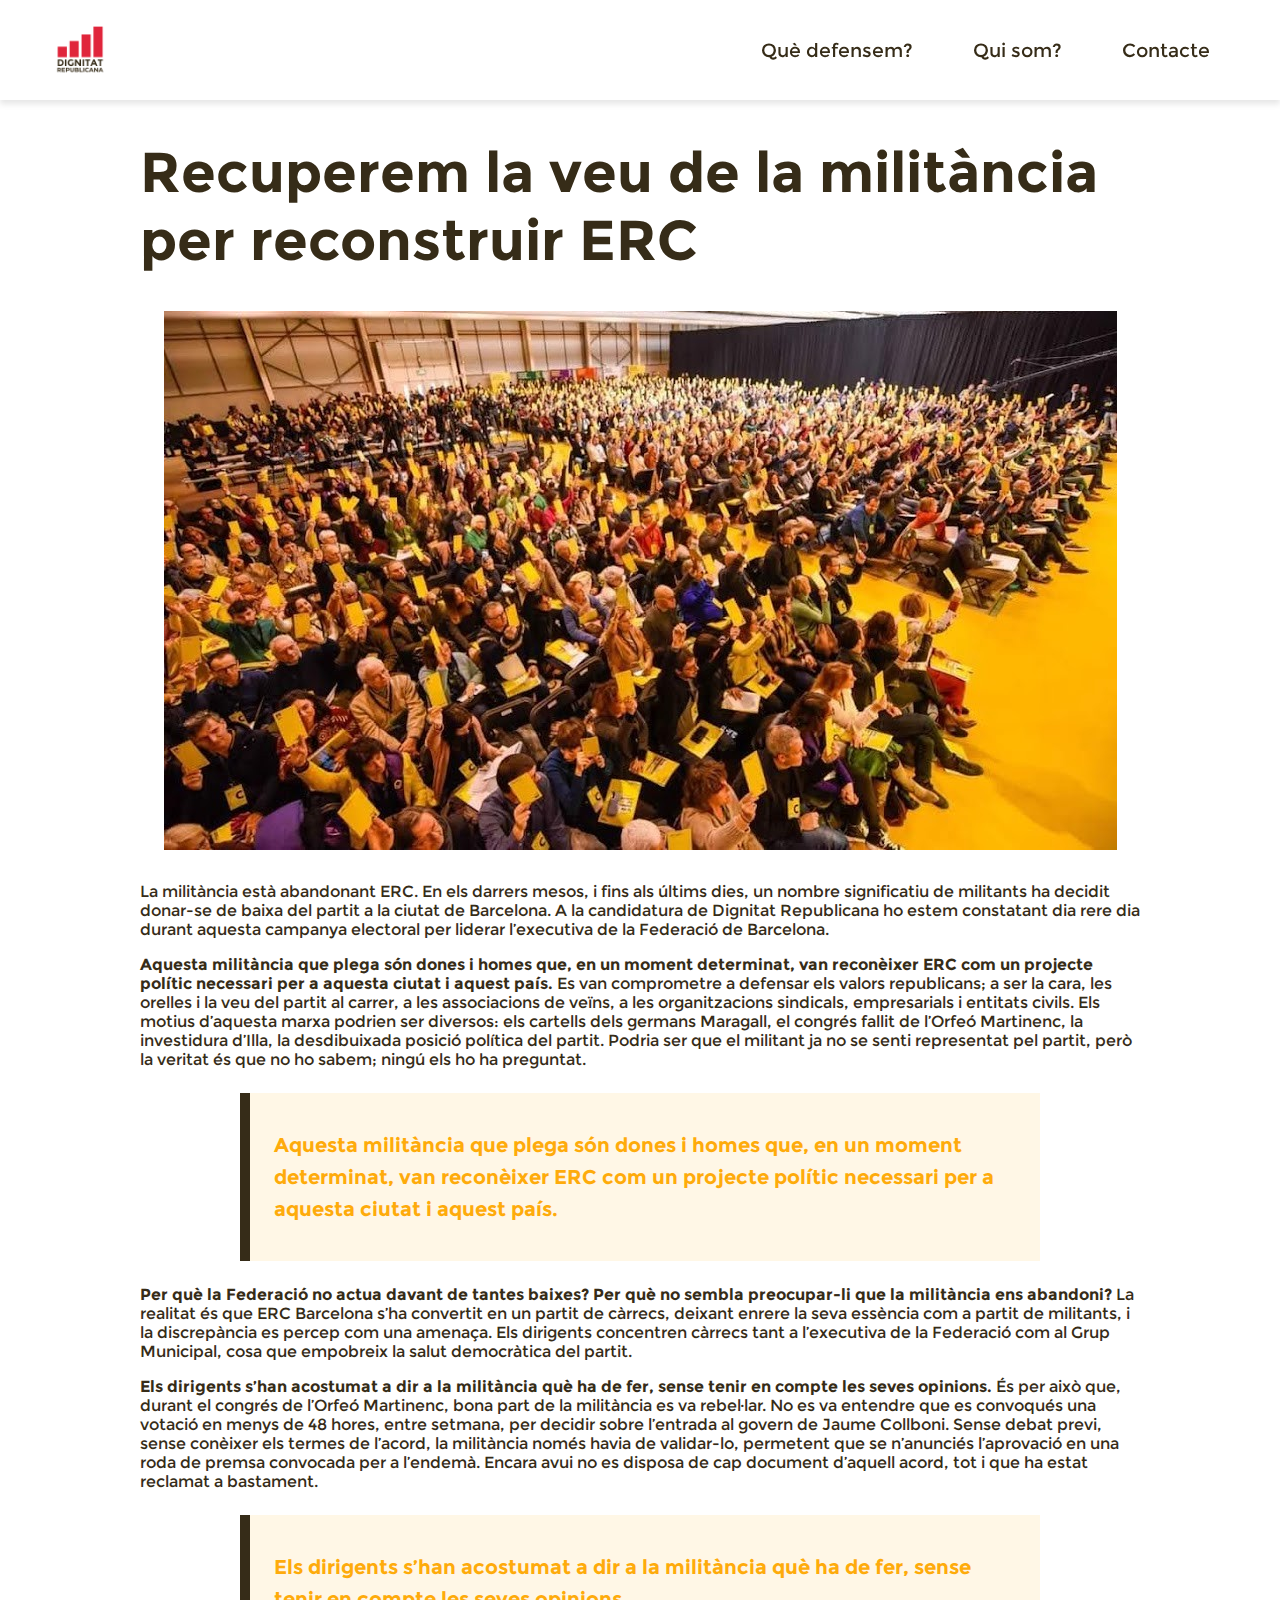
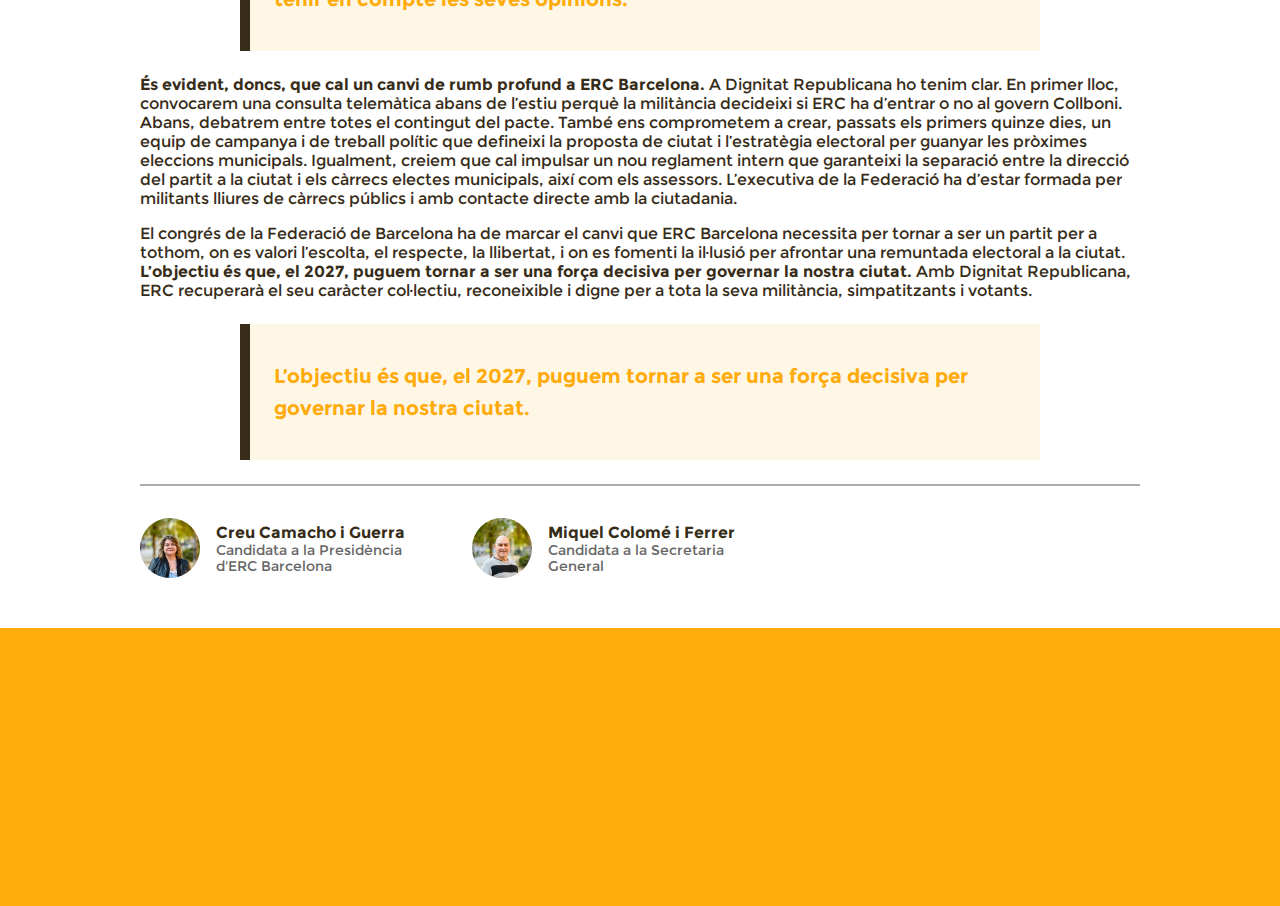
<file: noticies/recuperem-la-veu.html>
<!DOCTYPE html>
<html lang="ca">
<head>
    <meta charset="UTF-8">
    <meta name="viewport" content="width=device-width, initial-scale=1.0">
    <meta name="description" content="Dignitat Republicana proposa un nou rumb per recuperar el caràcter democràtic i participatiu del partit.">

    <meta itemprop="name" content="Recuperem la veu de la militància per reconstruir ERC" />
    <meta itemprop="description" content="Dignitat Republicana proposa un nou rumb per recuperar el caràcter democràtic i participatiu d'ERC Barcelona." />
    <meta itemprop="image" content="https://dignitatrepublicanabcn.cat/img/recuperem-la-veu.jpg" />

    <meta property="og:url" content="https://dignitatrepublicanabcn.cat" />
    <meta property="og:description" content="Dignitat Republicana proposa un nou rumb per recuperar el caràcter democràtic i participatiu d'ERC Barcelona." />
    <meta property="og:image" content="https://dignitatrepublicanabcn.cat/img/recuperem-la-veu.jpg" />
    <meta property="og:type" content="website" />
    <meta property="og:image:width" content="953">
    <meta property="og:image:height" content="539">
    <meta property="og:image:type" content="image/png">
    <meta property="og:locale" content="ca_ES">
    <meta property="og:title" content="Recuperem la veu de la militància per reconstruir ERC" />
    <meta name="twitter:card" content="summary_large_image" />

    <title>Recuperem la veu de la militància per reconstruir ERC</title>
    <link rel="icon" href="../img/DignitatRepublicana.ico" type="image/x-icon">
    <link rel="stylesheet" href="noticies.css">
    <link rel="stylesheet" href="../styles.css">
</head>
<body>
    <header id="header">
        <img src="../img/icons/DignitatRepublicanaTransparent.png" onclick="window.location.href='../index.html'" alt="Icona de Dignitat Republicana" class="logo-img">
        <nav id="nav">
            <ul>
                <li><a href="../index.html">Què defensem?</a></li>
                <li><a href="../index.html#qui-som">Qui som?</a></li>
                <li><a href="#contacte">Contacte</a></li>
            </ul>
        </nav>
        <div id="menu-toggle">☰</div>
    </header> 
    <Section id="noticia" class="noticia-section">
        <h1 class="section-title noticia-section-title">Recuperem la veu de la militància per reconstruir ERC</h1>
        <figure class="noticia-figure">
            <img src="../img/recuperem-la-veu.jpg" alt="Presentació de Dignitat Republicana">
        </figure>
        <p>La militància està abandonant ERC. En els darrers mesos, i fins als últims dies, un nombre significatiu de militants ha decidit donar-se de baixa del partit a la ciutat de Barcelona. A la candidatura de Dignitat Republicana ho estem constatant dia rere dia durant aquesta campanya electoral per liderar l’executiva de la Federació de Barcelona.</p>
        <p><b>Aquesta militància que plega són dones i homes que, en un moment determinat, van reconèixer ERC com un projecte polític necessari per a aquesta ciutat i aquest país.</b> Es van comprometre a defensar els valors republicans; a ser la cara, les orelles i la veu del partit al carrer, a les associacions de veïns, a les organitzacions sindicals, empresarials i entitats civils. Els motius d’aquesta marxa podrien ser diversos: els cartells dels germans Maragall, el congrés fallit de l’Orfeó Martinenc, la investidura d’Illa, la desdibuixada posició política del partit. Podria ser que el militant ja no se senti representat pel partit, però la veritat és que no ho sabem; ningú els ho ha preguntat.</p>
        <div class="noticia-outstanding">
            <p class="outstanding-text">Aquesta militància que plega són dones i homes que, en un moment determinat, van reconèixer ERC com un projecte polític necessari per a aquesta ciutat i aquest país.</p>
        </div>
        <p><b>Per què la Federació no actua davant de tantes baixes? Per què no sembla preocupar-li que la militància ens abandoni?</b> La realitat és que ERC Barcelona s’ha convertit en un partit de càrrecs, deixant enrere la seva essència com a partit de militants, i la discrepància es percep com una amenaça. Els dirigents concentren càrrecs tant a l’executiva de la Federació com al Grup Municipal, cosa que empobreix la salut democràtica del partit.</p>
        <p><b>Els dirigents s’han acostumat a dir a la militància què ha de fer, sense tenir en compte les seves opinions.</b> És per això que, durant el congrés de l’Orfeó Martinenc, bona part de la militància es va rebel·lar. No es va entendre que es convoqués una votació en menys de 48 hores, entre setmana, per decidir sobre l’entrada al govern de Jaume Collboni. Sense debat previ, sense conèixer els termes de l’acord, la militància només havia de validar-lo, permetent que se n’anunciés l’aprovació en una roda de premsa convocada per a l’endemà. Encara avui no es disposa de cap document d’aquell acord, tot i que ha estat reclamat a bastament.</p>
        <div class="noticia-outstanding">
            <p class="outstanding-text">Els dirigents s’han acostumat a dir a la militància què ha de fer, sense tenir en compte les seves opinions.</p>
        </div>
        <p><b>És evident, doncs, que cal un canvi de rumb profund a ERC Barcelona.</b> A Dignitat Republicana ho tenim clar. En primer lloc, convocarem una consulta telemàtica abans de l’estiu perquè la militància decideixi si ERC ha d’entrar o no al govern Collboni. Abans, debatrem entre totes el contingut del pacte. També ens comprometem a crear, passats els primers quinze dies, un equip de campanya i de treball polític que defineixi la proposta de ciutat i l’estratègia electoral per guanyar les pròximes eleccions municipals. Igualment, creiem que cal impulsar un nou reglament intern que garanteixi la separació entre la direcció del partit a la ciutat i els càrrecs electes municipals, així com els assessors. L’executiva de la Federació ha d’estar formada per militants lliures de càrrecs públics i amb contacte directe amb la ciutadania.</p>
        <p>El congrés de la Federació de Barcelona ha de marcar el canvi que ERC Barcelona necessita per tornar a ser un partit per a tothom, on es valori l’escolta, el respecte, la llibertat, i on es fomenti la il·lusió per afrontar una remuntada electoral a la ciutat. <b>L’objectiu és que, el 2027, puguem tornar a ser una força decisiva per governar la nostra ciutat.</b> Amb Dignitat Republicana, ERC recuperarà el seu caràcter col·lectiu, reconeixible i digne per a tota la seva militància, simpatitzants i votants.</p>
        <div class="noticia-outstanding">
            <p class="outstanding-text">L’objectiu és que, el 2027, puguem tornar a ser una força decisiva per governar la nostra ciutat.</p>
        </div>
        <hr>
        <div class="authors">
            <div class="author">
                <img class="author-img" src="../img/candidats/creu.jpeg" onclick="window.location.href='../candidats.html#CreuCamachoGuerra'">
                <div class="author-info">
                  <h2 class="name">Creu Camacho i Guerra</h2>
                  <div class="subtitle">Candidata a la Presidència d'ERC Barcelona</div>
                </div>
            </div>
            <div class="author">
                <img class="author-img" src="../img/candidats/miquel.jpeg" onclick="window.location.href='../candidats.html#MiquelColomeFerrer'">
                <div class="author-info">
                  <h2 class="name">Miquel Colomé i Ferrer</h2>
                  <div class="subtitle">Candidata a la Secretaria General</div>
                </div>
            </div>
        </div>
    </section>
    <section id="contacte">
        <div class="center-container">
            <div class="center-title">Escriu-nos</div>
            <button class="contact-button" onclick="window.location.href='mailto:info@dignitatrepublicanabcn.cat'">info@dignitatrepublicanabcn.cat</button>
        </div>
    </section>
    <script src="../script.js"></script>
</body>
</html>
</file>
<file: candidats.css>
.candidats-section {
    padding-top: 100px;
}

.candidats-section-title {
    color: var(--color-text);
    font-size: 3.5rem;
}

.candidat {
    border-left-color: var(--color-tertiary) !important;
    border-left-width: 10px;
    border-left-style: solid;
    background-color: #f9d6db;
    padding: 1rem 1.5rem;
    margin-bottom: 1.5rem;
    display: flex;
    align-items: flex-start;
    gap: 1.5rem;scroll-margin-top: 80px;
    transform: translateX(-100px);
    transition: opacity 1s ease-out, transform 1s ease-out;
}

.candidat.visible {
    opacity: 1;
    transform: translateX(0);
}

.candidat img {
    width: 100px;
    height: 100px;
    object-fit: cover;
}

.candidat-info {
    flex: 1;
}

.candidat-info h2 {
    margin: 0;
    font-size: 1.5rem;
    color: var(--color-tertiary);
}

.carrec {
    margin-top: 0.25rem;
    font-weight: bold;
    color: var(--color-text);
}

.cv {
    margin-top: 0.75rem;
    color: var(--color-text);
}
</file>
<file: styles.css>
:root {
    --color-primary: white;
    --color-secondary: #feab0b;
    --color-tertiary: #e0253b;
    --color-text: #362c18;
}

@font-face {
    font-family: 'Handfine';
    src: url('./font/handfine/Handfine.ttf') format('truetype'),
         url('./font/handfine/Handfine.otf') format('opentype');
    font-weight: normal;
    font-style: normal;
}

@font-face {
    font-family: 'Montserrat';
    src: url('./font/montserrat/Montserrat-Regular.ttf') format('truetype');
    font-weight: normal;
    font-style: normal;
}

@font-face {
    font-family: 'Montserrat';
    src: url('./font/montserrat/Montserrat-Bold.ttf') format('truetype');
    font-weight: bold;
    font-style: normal;
}

body {
    margin: 0;
    font-family: 'Montserrat', sans-serif;
    color: var(--color-text);
    background-color: var(--color-primary);
    overflow-x: hidden; /* Evita el desbordament horitzontal */
}

header {
    position: fixed;
    width: 100%;
    background: var(--color-primary);
    color: var(--color-secondary);
    display: flex;
    justify-content: space-between;
    align-items: center;
    padding-top: 20px;
    padding-bottom: 20px;
    transition: all 0.3s;
    box-shadow: 0 4px 6px rgba(0, 0, 0, 0.1);
    z-index: 100;
    flex-wrap: wrap; /* Permet que els elements es moguin a la següent línia */
    align-items: flex-start; /* Alinea els elements a la part superior quan es fa el wrap */
}

a:hover {
    color: var(--color-secondary);
}

header.shrink {
    padding-top: 10px;
    padding-bottom: 5px;
    padding-left: 10px;
    padding-right: 20px;
}

#home {
    width: 100%;
    height: 100vh;
    background: url('./img/inici.jpeg') no-repeat center center/cover;
    display: flex;
    justify-content: center;
    align-items: center;
    text-align: center;
}

.home-text {
    color: var(--color-secondary);
    font-size: clamp(1.5rem, 1.8rem, 4rem);
    font-weight: bold;
    line-height: 1;
    text-shadow: 3px 3px 10px rgba(0, 0, 0, 0.5);
}

.home-text h1 {
    color: var(--color-primary);
    margin: 0;
    text-transform: uppercase;
}

.home-text h2 {
    color: var(--color-secondary);
    margin: 10px;
    font-family: 'Handfine', sans-serif;
    font-size: 3.5rem;
    text-transform: none;
}


.logo-img {
    width: 60px;
    height: 60px;
}

nav {
    order: 3; /* Es col·loca després del botó de menú a la següent línia en mòbil */
    width: 100%; /* Ocupa tota l'amplada en mòbil quan està actiu */
    display: none; /* Ocult per defecte en mòbil */
}

nav.active {
    display: block; /* Es mostra quan la classe 'active' està present */
}

nav ul {
    list-style: none;
    padding: 0;
    margin: 0;
    text-align: center; /* Centra les opcions del menú en mòbil */
}

nav ul li a {
    text-decoration: none;
    color: var(--color-text);
    font-size: 1.2rem;
    padding: 10px;
    display: block;
}

#menu-toggle {
    display: none;
    font-size: 2em;
    cursor: pointer;
    z-index: 101;
    order: 2; /* Se situa al centre o a la dreta, depenent de l'espai */
}

/* Estils per a pantalles més grans */
@media (min-width: 769px) {
    header {
        padding-left: 50px;
        padding-right: 50px;
        flex-wrap: nowrap; /* Evita el wrap en pantalles grans */
        align-items: center; /* Centra verticalment els elements */
    }

    section {
        padding: 50px;
        margin-left: 0;
        margin-right: 0;
    }

    nav {
        display: block !important; /* Força la visualització en pantalles grans */
        order: 2; /* Se situa entre el logo i el botó de menú (que estarà ocult) */
        width: auto;
    }

    nav ul {
        display: flex;
        gap: 20px;
        text-align: left; /* Alinea el text a l'esquerra en pantalles grans */
    }

    nav ul li a {
        padding: 10px 20px;
    }

    #menu-toggle {
        display: none; /* Ocultar el botó en pantalles grans */
    }
}

/* Estils per a pantalles més petites (mòbils) */
@media (max-width: 768px) {
    body {
        overflow-x: hidden; /* Evitar el desbordament horitzontal en mòbils */
    }

    header {
        padding-left: 20px;
        padding-right: 20px;
        justify-content: space-between; /* Assegura que el logo i el botó estiguin als extrems */
    }

    section {
        padding: 20px;
        width: 100%;
        box-sizing: border-box; /* Ajustar l'amplada de les seccions */
    }

    nav {
        position: static; /* Important per al nou comportament */
        box-shadow: none;
    }

    nav ul {
        display: none; /* Ocult per defecte */
    }

    nav.active ul {
        display: block; /* Es mostra quan el menú està actiu */
    }

    #menu-toggle {
        display: block; /* Mostrar el botó en mòbils */
    }
}

.section-title {
    opacity: 0;
    transform: translateX(-100px);
    transition: opacity 1s ease-out, transform 1s ease-out;
}

.section-title.visible {
    opacity: 1;
    transform: translateX(0);
}

*,
*::before,
*::after {
    box-sizing: border-box;
}

img {
    max-width: 100%;
    height: auto;
}

.center-container {
    opacity: 0;
    width: 100%;
    justify-content: center;
    align-items: center;
    text-align: center;
    transform: translateX(-100px);
    transition: opacity 1s ease-out, transform 1s ease-out;
}

.center-container.visible {
    opacity: 1;
    transform: translateX(0);
}

.center-title {
    font-family: 'Handfine', sans-serif;
    font-size: 6rem;
    color: var(--color-primary);
}

.center-subtitle {
    margin-top: 30px;
    font-family: 'Handfine', sans-serif;
    font-size: 3.5rem;
    color: var(--color-text);
}

@media (max-width: 768px) {
    .center-subtitle {
        font-size: 2rem;
    }
}

.contact-button {
    border-radius: 0px;
    border-color: var(--color-text);
    border-style:solid;
    background-color: var(--color-secondary);
    padding: 10px 10px;
    color: var(--color-text);
    border-radius: 0px;
    font-size: 1.5rem;
    cursor: pointer;
    transition: background-color 0.3s ease;
}

.contact-button:hover {
    background-color: var(--color-text);
    color: var(--color-primary);
}


/* PROPOSTES */

.cards-container {
    display: grid;
    grid-template-columns: repeat(auto-fit, minmax(260px, 1fr));
    gap: 20px;
    margin-top: 20px;
    opacity: 0;
    transform: translateY(40px);  /* Lleuger moviment cap avall en lloc de lateral */
    transition: opacity 1s ease-out, transform 1s ease-out;
}

.cards-container.visible {
    opacity: 1;
    transform: translateY(0);
}

.link {
    color: var(--color-tertiary);
}

.card {
    display: flex;
    border: 2px solid var(--color-text);
    background-color: var(--color-primary);
    padding: 15px;
    transition: background-color 0.3s ease;
    cursor: pointer;
}
.card-number {
    font-size: 24px;
    font-weight: bold;
    color: var(--color-tertiary);
    margin-right: 10px;
}
.card:hover {
    background-color: var(--color-tertiary);
    color: var(--color-primary);
}
.card:hover .card-number {
    color: var(--color-primary);
}
@media (max-width: 600px) {
    .cards-container {
        display: flex;
        flex-direction: column;
    }
    .card {
        width: 100%;
    }
}

/*PERSON LSIT*/
/*PERSON LSIT*/
.people-container {
    display: grid;
    grid-template-columns: repeat(auto-fit, minmax(300px, 1fr));
    gap: 20px;
    margin-top: 20px;
    opacity: 0;
    transform: translateY(40px);
    transition: opacity 1s ease-out, transform 1s ease-out;
}

.people-container.visible {
    opacity: 1;
    transform: translateY(0);
}
.person {
    display: flex;
    flex-direction: column;
    padding-left: 15px;
    padding-right: 15px;
    padding-top: 15px;
    border: 2px solid var(--color-text);
    background-color: var(--color-tertiary);
    color: var(--color-primary);;
    position: relative;  /* Perquè el botó es posicioni absolutament dins de la targeta */
    cursor: pointer;
    transition: background-color 0.3s ease;
    overflow: hidden;
    height: auto;
    gap: 10px; /* Afegim espai entre les seccions */
}
.person:hover {
    background-color: var(--color-primary);
    border-color: var(--color-tertiary);
    color: var(--color-text);
}

.person-info {
    display: flex;
    align-items: flex-start;
    justify-content: flex-start;
    position: relative;
    width: 100%;
}
.person-img {
    width: 100px;
    height: 100px;
    margin-right: 15px;
    flex-shrink: 0;
}
.person-content {
    flex-grow: 1;
    display: flex;
    flex-direction: column;
    justify-content: space-between;
    position: relative;
}

/* Reduïm la distància entre el títol i la descripció */
.person-content h3 {
    margin-bottom: 10px;
    margin-top: 0px;
}

.person-content p {
    margin-top: 0;
    margin-bottom: 10px;
}

/* Afegim un div per envoltar el botó */
.person-footer {
    display: flex;
    width: 100%;
    justify-content: flex-end;
    margin-top: 10px;
    bottom: 0px;  /* Col·loca el div a la part inferior de la targeta */
    left: 0px;    /* Alinea el div amb la part esquerra de la targeta */
}

/* El botó serà petit i estarà alineat a la dreta */
.more-info-btn {
    bottom: 0px;
    width: 150px;
    padding: 5px 10px;
    background-color: var(--color-primary);
    color: var(--color-tertiary);
    border: none;
    border-radius: 0px;
    font-size: 12px;
    cursor: pointer;
    margin-bottom: 15px;
    transition: background-color 0.3s ease;
}

.more-info-btn:hover {
    background-color: var(--color-primary);
}

@media (max-width: 600px) {
    .people-container {
        display: flex;
        flex-direction: column;
    }
    .person {
        width: 100%;
    }
}

.defensem-card {
    border-left: 10px solid var(--color-text);
    background-color: #fff7e6;
    padding: 1rem 1.5rem;
    margin-bottom: 1.5rem;
    scroll-margin-top: 80px;
    transform: translateX(-100px);
    transition: opacity 1s ease-out, transform 1s ease-out;
}

.defensem-card.visible {
    opacity: 1;
    transform: translateX(0);
}

.qui-som-card {
    border-left: 10px solid var(--color-tertiary);
    background-color: #f9d6db;
    padding: 1rem 1.5rem;
    margin-bottom: 1.5rem;
    scroll-margin-top: 80px;
    transform: translateX(-100px);
    transition: opacity 1s ease-out, transform 1s ease-out;
}

.qui-som-card.visible {
    opacity: 1;
    transform: translateX(0);
}
</file>
<file: propostes.css>
.propostes-section {
    padding-top: 100px;
}

.propostes-section-title {
    color: var(--color-text);
    font-size: 3.5rem;
}

.proposta {
    border-left: 10px solid var(--color-secondary);
    background-color: #fff7e6;
    padding: 1rem 1.5rem;
    margin-bottom: 1.5rem;
    scroll-margin-top: 80px;
    transform: translateX(-100px);
    transition: opacity 1s ease-out, transform 1s ease-out;
}

.proposta.visible {
    opacity: 1;
    transform: translateX(0);
}

.proposta h2 {
    margin: 0 0 0.5rem;
    color: var(--color-tertiary);
}

.proposta span.numero {
    font-size: 1.5rem;
    font-weight: bold;
    color: var(--color-secondary);
    margin-right: 0.5rem;
}

.compromis {
    margin-top: 0.5rem;
    font-style: italic;
    color: var(--color-text);
}

.mesura {
    margin-top: 0.5rem;
    color: var(--color-text);
}
</file>
<file: noticies/noticies.css>
.noticia-section {
    padding-top: 100px;
    padding-bottom: 50px;
}

.noticia-section-title {
    color: var(--color-text);
    font-size: 3.5rem;
    max-width: 1000px;
    margin-left: auto;
    margin-right: auto;
}

@media (max-width: 768px) {
    .noticia-section-title {
        font-size: 2.8rem;
    }
}

.noticia-figure {
    text-align: center;
    max-width: 1000px;
    margin-left: auto;
    margin-right: auto;
    margin-bottom: 2rem;
}

.noticia-figure img {
    max-width: 100%;
    height: auto;
    display: block;
    margin: 0 auto;
}

.noticia-section p {
    max-width: 1000px;
    margin-left: auto;
    margin-right: auto;
}

.noticia-section hr {
    max-width: 1000px;
    margin-left: auto;
    margin-right: auto;
    border-style: solid;
    color: #acacac;
}

.noticia-outstanding {
    border-left: 10px solid var(--color-text);
    color: var(--color-secondary);
    background-color: #fff7e6;
    padding: 1rem 1.5rem;
    margin: 1.5rem auto;
    scroll-margin-top: 80px;
    max-width: 800px; 
    width: 100%; 
    box-sizing: border-box;
}

.noticia-outstanding .outstanding-text {
    font-size: 1.25rem;
    font-weight: bold;
    line-height: 1.6;
}

.authors {
    display: flex;
    gap: 2rem;
    margin-top: 2rem;
    flex-wrap: wrap;
    max-width: 1000px;
    margin-left: auto;
    margin-right: auto;
}

.author {
    display: flex;
    align-items: center;
    gap: 1rem;
    max-width: 300px;
}

.author-img {
    width: 60px;
    height: 60px;
    object-fit: cover;
    border-radius: 50%;
    cursor: pointer;
}

.author-info .name {
    font-size: 1rem;
    margin: 0;
}

.author-info .subtitle {
    font-size: 0.85rem;
    color: #666;
}
</file>
